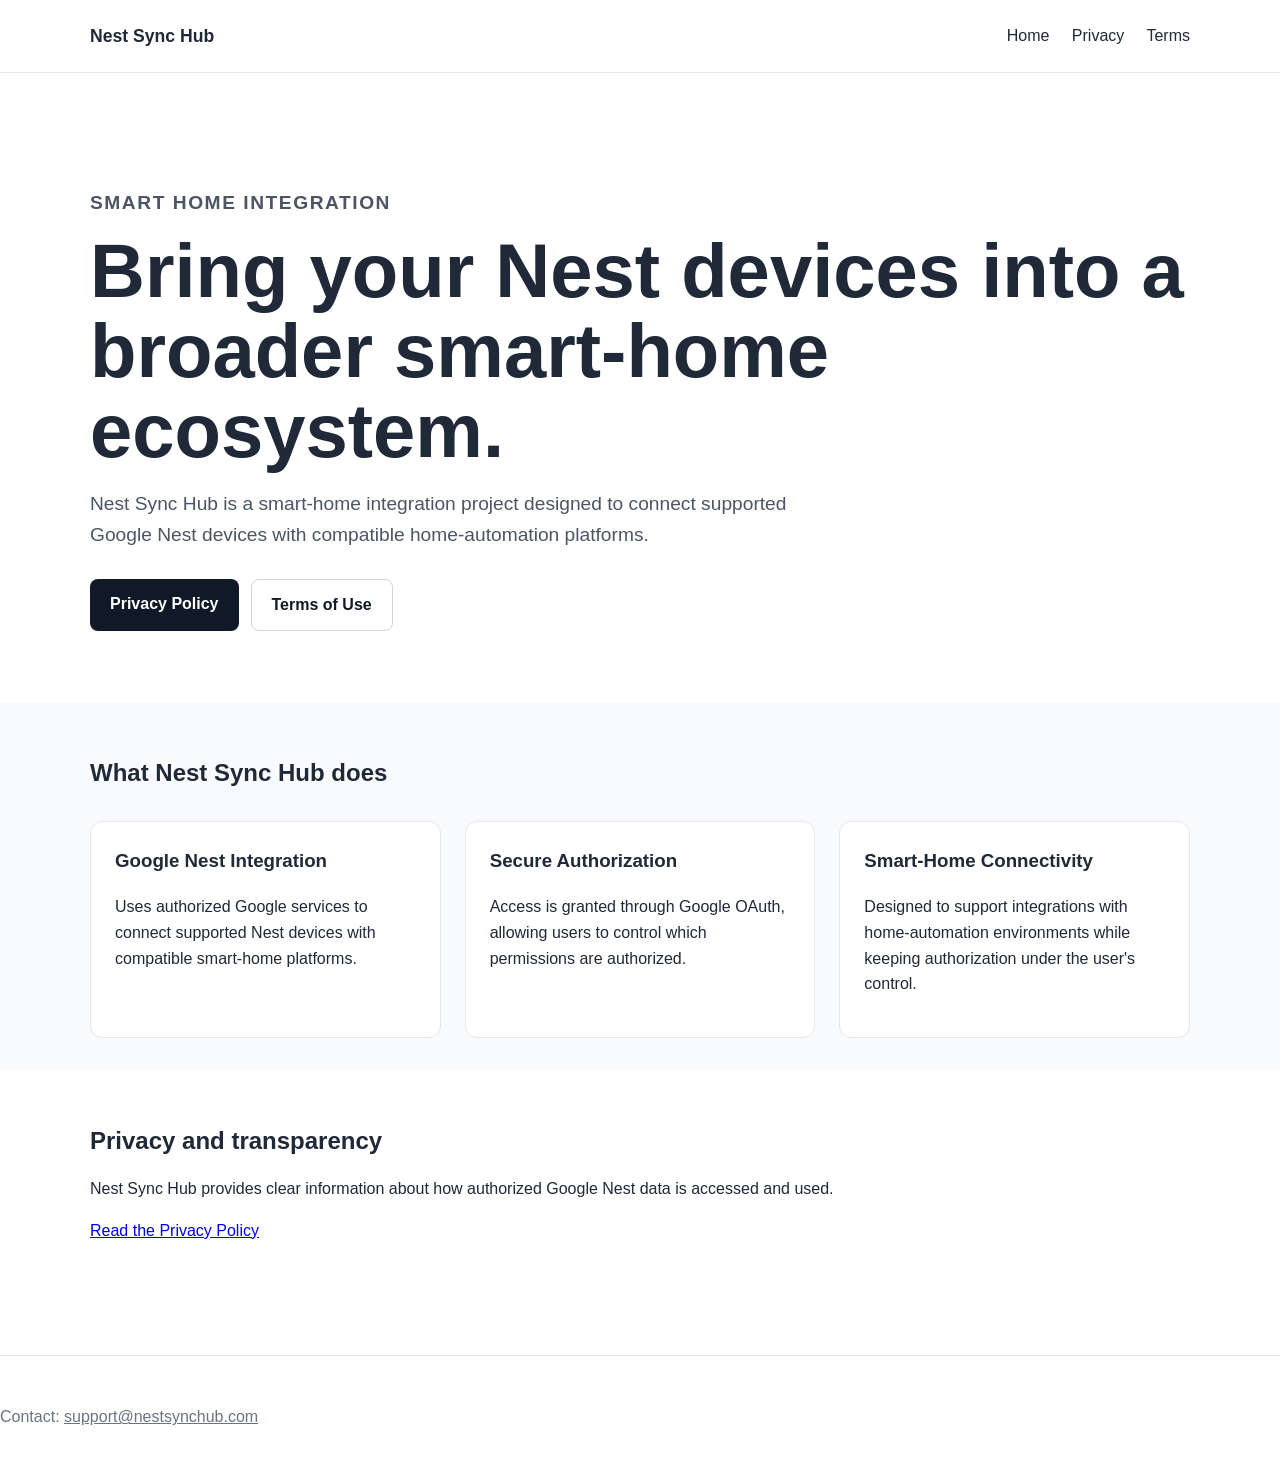
<file: index.html>
<!DOCTYPE html>
<html lang="en">
<head>
    <meta charset="UTF-8">

    <meta name="viewport" content="width=device-width, initial-scale=1.0">
    <link rel="stylesheet" href="assets/css/site.css">
    <title>Nest Sync Hub</title>

    <meta
        name="description"
        content="Nest Sync Hub provides information about a smart-home integration project involving supported Google Nest devices."
    >
</head>

<body>

    <header>
        <nav class="container">
            <a href="index.html" class="brand">Nest Sync Hub</a>

            <div>
                <a href="index.html">Home</a>
                <a href="privacy.html">Privacy</a>
                <a href="terms.html">Terms</a>
            </div>
        </nav>
    </header>

    <main>

    <section class="hero">
        <div class="container">
            <p class="eyebrow">Smart Home Integration</p>

            <h1>Bring your Nest devices into a broader smart-home ecosystem.</h1>

            <p class="hero-copy">
                Nest Sync Hub is a smart-home integration project designed
                to connect supported Google Nest devices with compatible
                home-automation platforms.
            </p>

            <div class="hero-actions">
                <a class="button button-primary" href="privacy.html">
                    Privacy Policy
                </a>

                <a class="button button-secondary" href="terms.html">
                    Terms of Use
                </a>
            </div>
        </div>
    </section>

    <section class="section-muted">
        <div class="container">
            <h2>What Nest Sync Hub does</h2>

            <div class="feature-grid">

                <article class="card">
                    <h3>Google Nest Integration</h3>

                    <p>
                        Uses authorized Google services to connect supported
                        Nest devices with compatible smart-home platforms.
                    </p>
                </article>

                <article class="card">
                    <h3>Secure Authorization</h3>

                    <p>
                        Access is granted through Google OAuth, allowing users
                        to control which permissions are authorized.
                    </p>
                </article>

                <article class="card">
                    <h3>Smart-Home Connectivity</h3>

                    <p>
                        Designed to support integrations with home-automation
                        environments while keeping authorization under the
                        user's control.
                    </p>
                </article>

            </div>
        </div>
    </section>

    <section>
        <div class="container">
            <h2>Privacy and transparency</h2>

            <p>
                Nest Sync Hub provides clear information about how authorized
                Google Nest data is accessed and used.
            </p>

            <p>
                <a href="privacy.html">Read the Privacy Policy</a>
            </p>
        </div>
    </section>

</main>

    <footer>
        <p>
            Contact:
            <a href="mailto:support@nestsynchub.com">
                support@nestsynchub.com
            </a>
        </p>
    </footer>

</body>
</html>
</file>
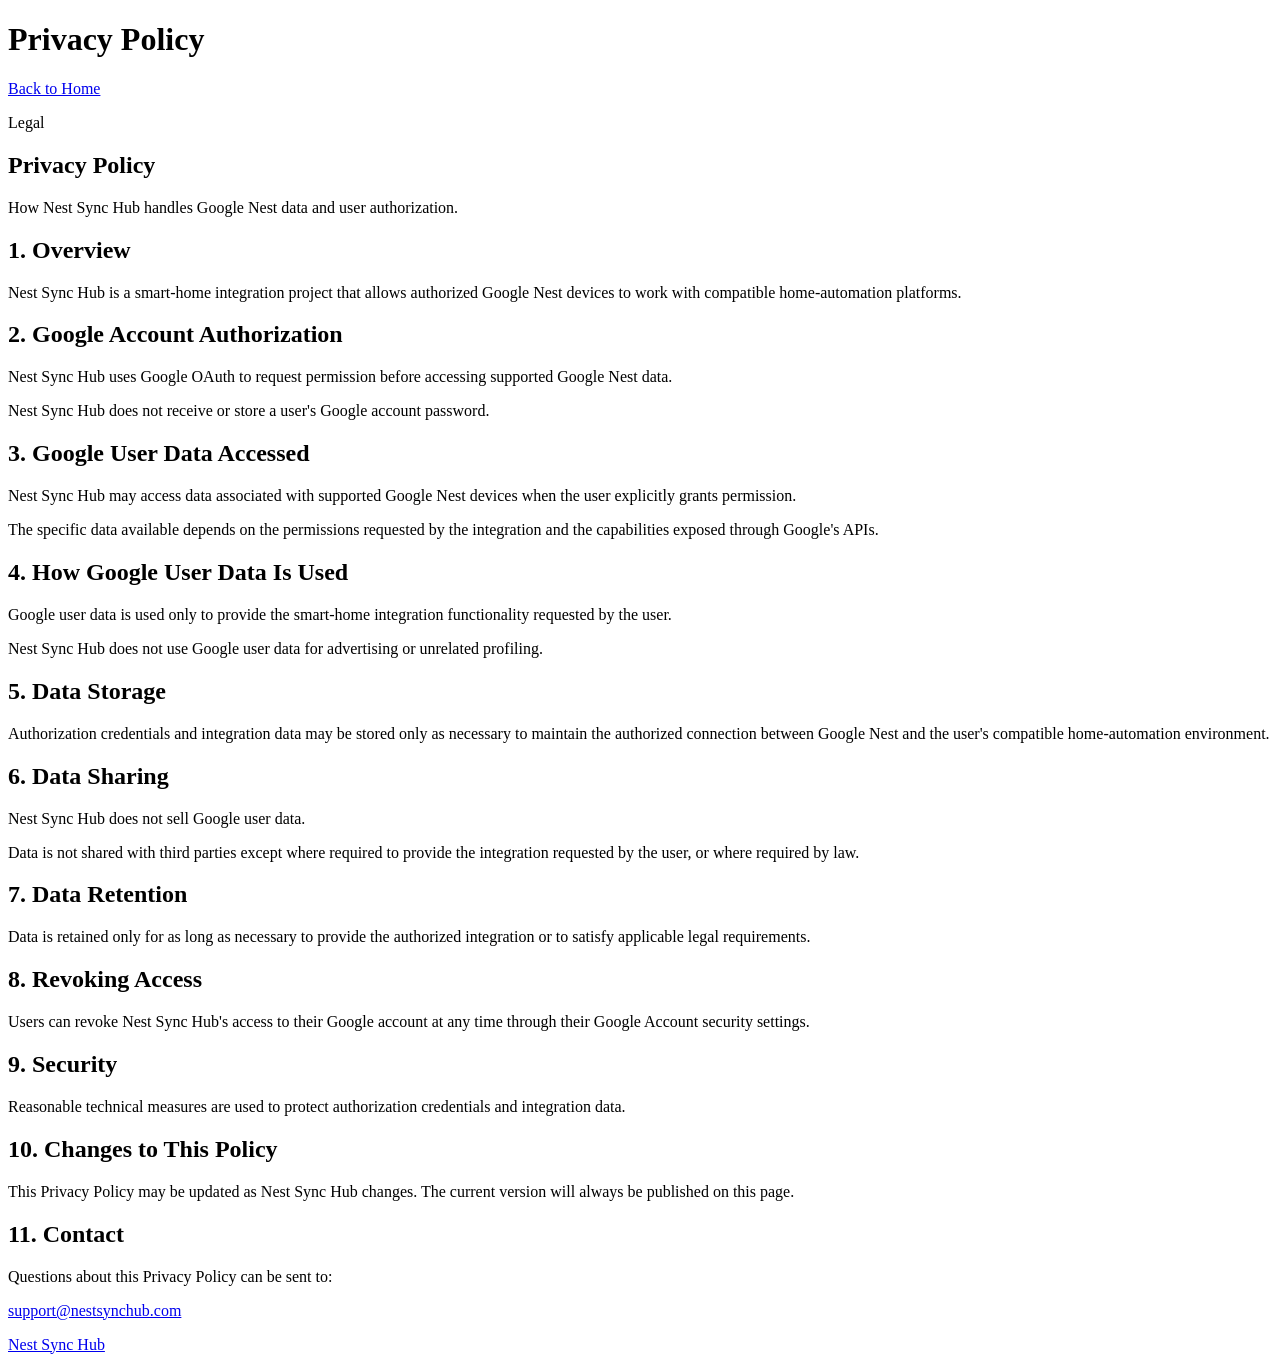
<file: privacy.html>
<!DOCTYPE html>
<html lang="en">
<head>
    <meta charset="UTF-8">

    <meta name="viewport" content="width=device-width, initial-scale=1.0">

    <title>Privacy Policy | Nest Sync Hub</title>

    <meta
        name="description"
        content="Privacy Policy for Nest Sync Hub."
    >
</head>

<body>

    <header>
        <h1>Privacy Policy</h1>

        <p>
            <a href="index.html">Back to Home</a>
        </p>
    </header>

    <main>
    <section class="page-header">
        <div class="container">
            <p class="eyebrow">Legal</p>
            <h1>Privacy Policy</h1>
            <p>
                How Nest Sync Hub handles Google Nest data and user authorization.
            </p>
        </div>
    </section>

    <section>
        <div class="container legal-content">

            <section>
                <h2>1. Overview</h2>

                <p>
                    Nest Sync Hub is a smart-home integration project that
                    allows authorized Google Nest devices to work with
                    compatible home-automation platforms.
                </p>
            </section>

            <section>
                <h2>2. Google Account Authorization</h2>

                <p>
                    Nest Sync Hub uses Google OAuth to request permission
                    before accessing supported Google Nest data.
                </p>

                <p>
                    Nest Sync Hub does not receive or store a user's Google
                    account password.
                </p>
            </section>

            <section>
                <h2>3. Google User Data Accessed</h2>

                <p>
                    Nest Sync Hub may access data associated with supported
                    Google Nest devices when the user explicitly grants
                    permission.
                </p>

                <p>
                    The specific data available depends on the permissions
                    requested by the integration and the capabilities exposed
                    through Google's APIs.
                </p>
            </section>

            <section>
                <h2>4. How Google User Data Is Used</h2>

                <p>
                    Google user data is used only to provide the smart-home
                    integration functionality requested by the user.
                </p>

                <p>
                    Nest Sync Hub does not use Google user data for advertising
                    or unrelated profiling.
                </p>
            </section>

            <section>
                <h2>5. Data Storage</h2>

                <p>
                    Authorization credentials and integration data may be
                    stored only as necessary to maintain the authorized
                    connection between Google Nest and the user's compatible
                    home-automation environment.
                </p>
            </section>

            <section>
                <h2>6. Data Sharing</h2>

                <p>
                    Nest Sync Hub does not sell Google user data.
                </p>

                <p>
                    Data is not shared with third parties except where required
                    to provide the integration requested by the user, or where
                    required by law.
                </p>
            </section>

            <section>
                <h2>7. Data Retention</h2>

                <p>
                    Data is retained only for as long as necessary to provide
                    the authorized integration or to satisfy applicable legal
                    requirements.
                </p>
            </section>

            <section>
                <h2>8. Revoking Access</h2>

                <p>
                    Users can revoke Nest Sync Hub's access to their Google
                    account at any time through their Google Account security
                    settings.
                </p>
            </section>

            <section>
                <h2>9. Security</h2>

                <p>
                    Reasonable technical measures are used to protect
                    authorization credentials and integration data.
                </p>
            </section>

            <section>
                <h2>10. Changes to This Policy</h2>

                <p>
                    This Privacy Policy may be updated as Nest Sync Hub
                    changes. The current version will always be published
                    on this page.
                </p>
            </section>

            <section>
                <h2>11. Contact</h2>

                <p>
                    Questions about this Privacy Policy can be sent to:
                </p>

                <p>
                    <a href="mailto:support@nestsynchub.com">
                        support@nestsynchub.com
                    </a>
                </p>
            </section>

        </div>
    </section>
</main>

    <footer>
        <p>
            <a href="index.html">Nest Sync Hub</a>
        </p>
    </footer>

</body>
</html>
</file>
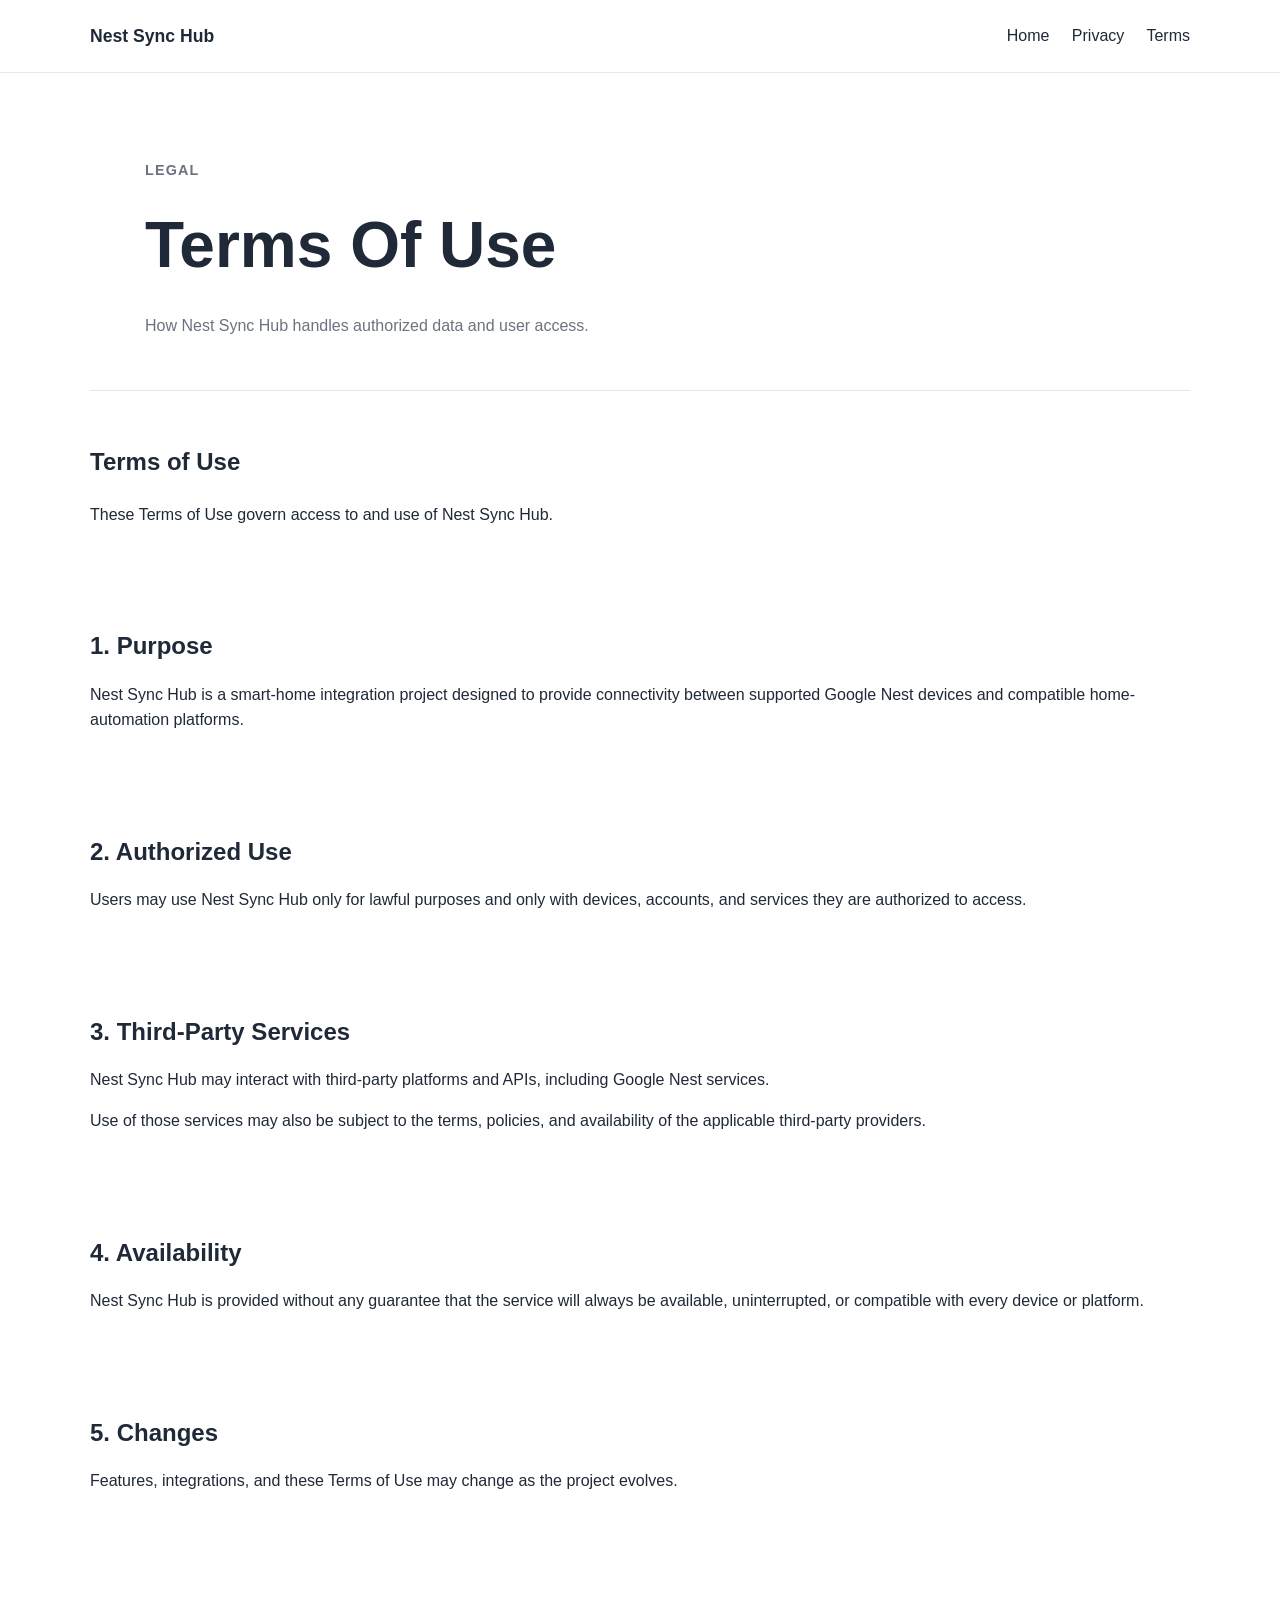
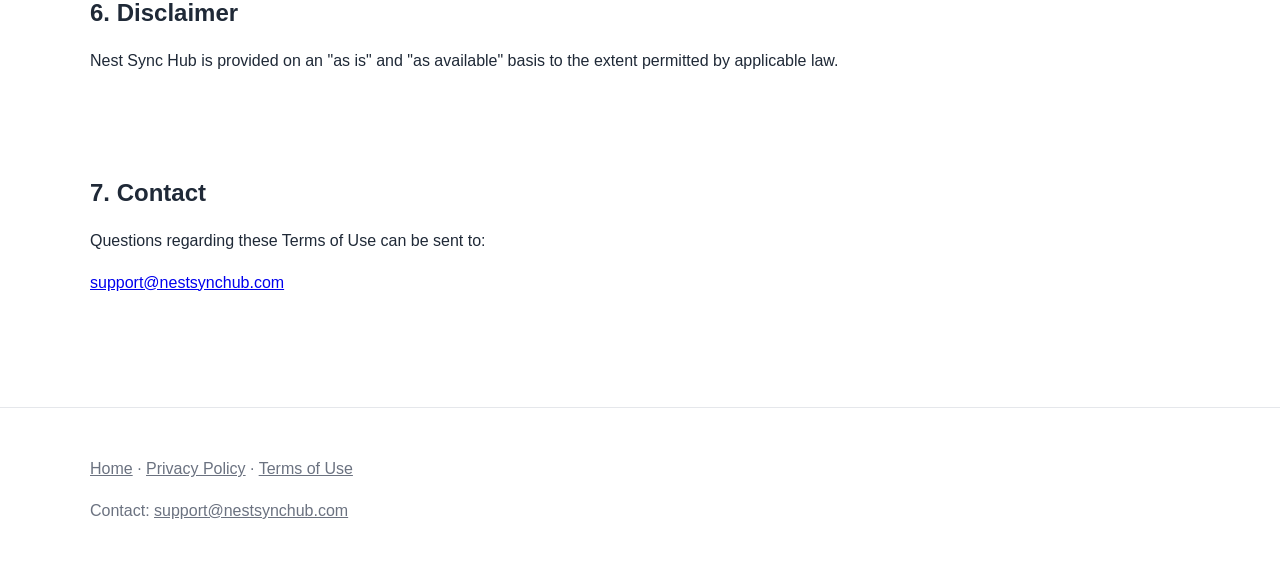
<file: terms.html>
<!DOCTYPE html>
<html lang="en">
<head>
    <meta charset="UTF-8">

    <meta name="viewport" content="width=device-width, initial-scale=1.0">

    <title>Terms of Use | Nest Sync Hub</title>

    <meta
        name="description"
        content="Terms of Use for Nest Sync Hub."
    >

    <link rel="stylesheet" href="assets/css/site.css">
</head>

<body>

    <header>
        <nav class="container">
            <a href="index.html" class="brand">Nest Sync Hub</a>

            <div>
                <a href="index.html">Home</a>
                <a href="privacy.html">Privacy</a>
                <a href="terms.html">Terms</a>
            </div>
        </nav>
    </header>

    <main class="container">
         <section class="page-header">

        <div class="container">

            <p class="eyebrow">Legal</p>

            <h1>Terms Of Use</h1>

            <p>

                How Nest Sync Hub handles authorized data and user access.

            </p>

        </div>

    </section>

        <section>
            <h1>Terms of Use</h1>

            <p>
                These Terms of Use govern access to and use of Nest Sync Hub.
            </p>
        </section>

        <section>
            <h2>1. Purpose</h2>

            <p>
                Nest Sync Hub is a smart-home integration project designed
                to provide connectivity between supported Google Nest devices
                and compatible home-automation platforms.
            </p>
        </section>

        <section>
            <h2>2. Authorized Use</h2>

            <p>
                Users may use Nest Sync Hub only for lawful purposes and
                only with devices, accounts, and services they are authorized
                to access.
            </p>
        </section>

        <section>
            <h2>3. Third-Party Services</h2>

            <p>
                Nest Sync Hub may interact with third-party platforms and APIs,
                including Google Nest services.
            </p>

            <p>
                Use of those services may also be subject to the terms,
                policies, and availability of the applicable third-party
                providers.
            </p>
        </section>

        <section>
            <h2>4. Availability</h2>

            <p>
                Nest Sync Hub is provided without any guarantee that the
                service will always be available, uninterrupted, or compatible
                with every device or platform.
            </p>
        </section>

        <section>
            <h2>5. Changes</h2>

            <p>
                Features, integrations, and these Terms of Use may change
                as the project evolves.
            </p>
        </section>

        <section>
            <h2>6. Disclaimer</h2>

            <p>
                Nest Sync Hub is provided on an "as is" and "as available"
                basis to the extent permitted by applicable law.
            </p>
        </section>

        <section>
            <h2>7. Contact</h2>

            <p>
                Questions regarding these Terms of Use can be sent to:
            </p>

            <p>
                <a href="mailto:support@nestsynchub.com">
                    support@nestsynchub.com
                </a>
            </p>
        </section>

    </main>

    <footer>
        <div class="container">
            <p>
                <a href="index.html">Home</a>
                ·
                <a href="privacy.html">Privacy Policy</a>
                ·
                <a href="terms.html">Terms of Use</a>
            </p>

            <p>
                Contact:
                <a href="mailto:support@nestsynchub.com">
                    support@nestsynchub.com
                </a>
            </p>
        </div>
    </footer>

</body>
</html>
</file>
<file: assets/css/site.css>
* {
    box-sizing: border-box;
}

html {
    scroll-behavior: smooth;
}

body {
    margin: 0;
    font-family: Arial, Helvetica, sans-serif;
    line-height: 1.6;
    color: #1f2937;
    background: #ffffff;
}

.container {
    width: min(1100px, 90%);
    margin: 0 auto;
}

header {
    border-bottom: 1px solid #e5e7eb;
    background: #ffffff;
}

nav {
    min-height: 72px;
    display: flex;
    align-items: center;
    justify-content: space-between;
    gap: 20px;
}

nav a {
    color: #1f2937;
    text-decoration: none;
    margin-left: 18px;
}

nav a:hover {
    text-decoration: underline;
}

.brand {
    margin-left: 0;
    font-size: 1.1rem;
    font-weight: 700;
}

.hero {
    padding: 96px 0 72px;
}

.hero h1 {
    margin: 0 0 16px;
    font-size: clamp(2.5rem, 7vw, 4.75rem);
    line-height: 1.05;
}

.hero p {
    max-width: 700px;
    font-size: 1.2rem;
    color: #4b5563;
}

section {
    padding: 32px 0;
}

h2 {
    margin-bottom: 12px;
}

footer {
    margin-top: 64px;
    padding: 32px 0;
    border-top: 1px solid #e5e7eb;
    color: #6b7280;
}

footer a {
    color: inherit;
}

@media (max-width: 700px) {
    nav {
        flex-direction: column;
        align-items: flex-start;
        padding: 18px 0;
    }

    nav a {
        margin-left: 0;
        margin-right: 16px;
    }

    .hero {
        padding: 64px 0 48px;
    }
}

.eyebrow {
    margin-bottom: 12px;
    font-size: 0.9rem;
    font-weight: 700;
    letter-spacing: 0.08em;
    text-transform: uppercase;
    color: #6b7280;
}

.hero-copy {
    max-width: 720px;
}

.hero-actions {
    display: flex;
    flex-wrap: wrap;
    gap: 12px;
    margin-top: 28px;
}

.button {
    display: inline-block;
    padding: 12px 20px;
    border-radius: 8px;
    text-decoration: none;
    font-weight: 600;
}

.button-primary {
    background: #111827;
    color: #ffffff;
}

.button-secondary {
    border: 1px solid #d1d5db;
    color: #111827;
    background: #ffffff;
}

.section-muted {
    background: #f9fafb;
}

.feature-grid {
    display: grid;
    grid-template-columns: repeat(3, 1fr);
    gap: 24px;
    margin-top: 28px;
}

.card {
    padding: 24px;
    border: 1px solid #e5e7eb;
    border-radius: 12px;
    background: #ffffff;
}

.card h3 {
    margin-top: 0;
}

@media (max-width: 800px) {
    .feature-grid {
        grid-template-columns: 1fr;
    }
}

.page-header {
    padding: 72px 0 36px;
    border-bottom: 1px solid #e5e7eb;
}

.page-header h1 {
    margin: 0 0 12px;
    font-size: clamp(2.25rem, 6vw, 4rem);
}

.page-header p {
    max-width: 700px;
    color: #6b7280;
}

.legal-content {
    max-width: 820px;
}

.legal-content section {
    padding: 20px 0;
}

.legal-content h2 {
    margin-top: 0;
}
</file>
